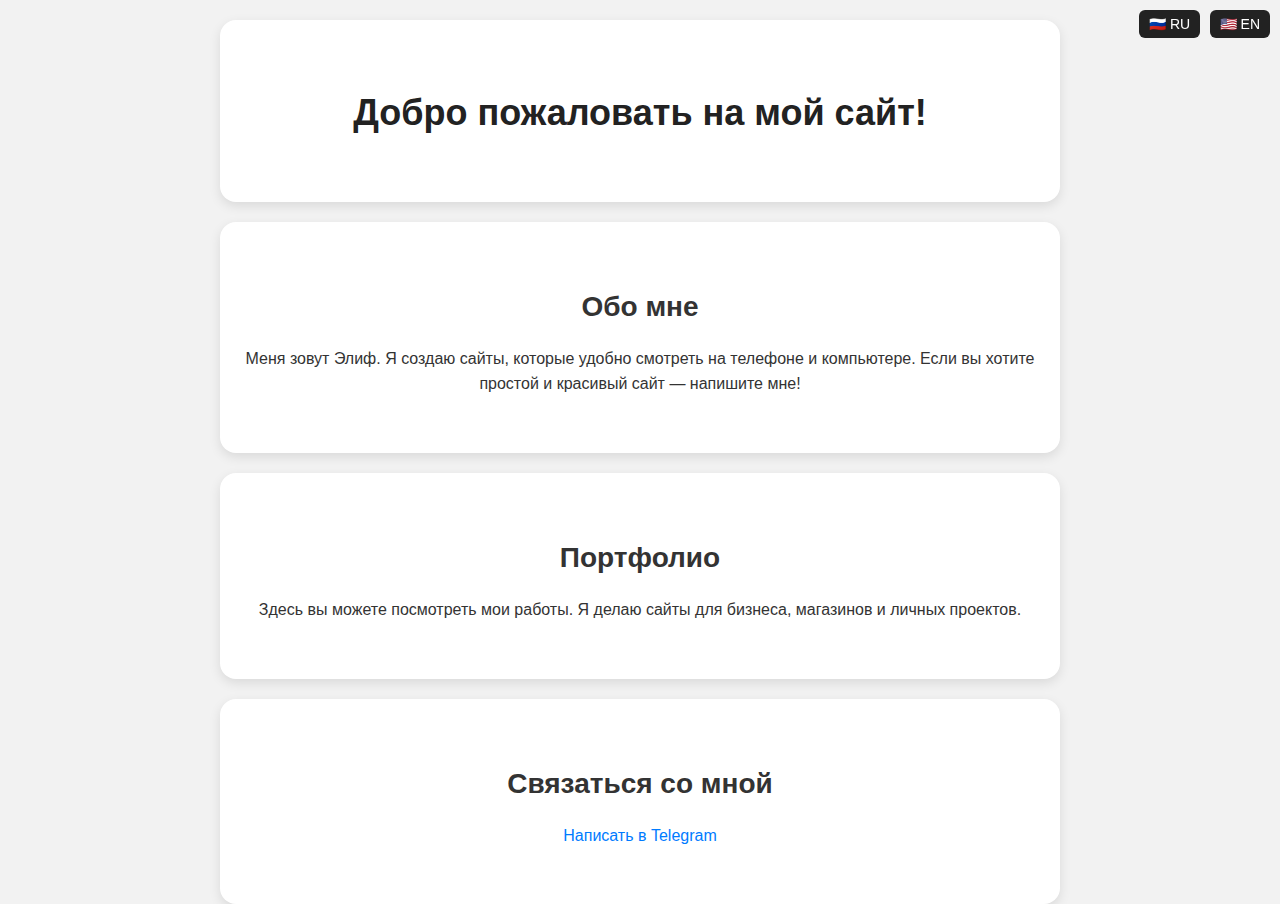
<file: index.html>
<!DOCTYPE html>
<html lang="ru">
<head>
  <meta charset="UTF-8" />
  <meta name="viewport" content="width=device-width, initial-scale=1.0" />
  <title data-i18n="title">Сайт Элиф</title>
  <link rel="stylesheet" href="style.css" />
  <style>
    body {
      font-family: Arial, sans-serif;
      margin: 0;
      padding: 0;
      background: #f2f2f2;
      color: #333;
      line-height: 1.6;
    }

    header, section {
      padding: 40px 20px;
      max-width: 800px;
      margin: auto;
      background: #fff;
      margin-top: 20px;
      border-radius: 16px;
      box-shadow: 0 4px 12px rgba(0,0,0,0.1);
    }

    h1 {
      font-size: 36px;
      margin-bottom: 20px;
      color: #222;
    }

    h2 {
      font-size: 28px;
      margin-bottom: 15px;
    }

    #language-switcher {
      position: fixed;
      top: 10px;
      right: 10px;
    }

    #language-switcher button {
      font-size: 14px;
      padding: 6px 10px;
      margin-left: 5px;
      border: none;
      border-radius: 6px;
      cursor: pointer;
      background: #222;
      color: #fff;
    }

    a {
      color: #007bff;
      text-decoration: none;
    }

    a:hover {
      text-decoration: underline;
    }
  </style>
</head>
<body>

  <!-- Переключатель языков -->
  <div id="language-switcher">
    <button onclick="setLanguage('ru')">🇷🇺 RU</button>
    <button onclick="setLanguage('en')">🇺🇸 EN</button>
  </div>

  <!-- Контент -->
  <header>
    <h1 data-i18n="welcome">Добро пожаловать на мой сайт!</h1>
  </header>

  <section>
    <h2 data-i18n="about_title">Обо мне</h2>
    <p data-i18n="about_text">
      Меня зовут Элиф. Я создаю сайты, которые удобно смотреть на телефоне и компьютере.  
      Если вы хотите простой и красивый сайт — напишите мне!
    </p>
  </section>

  <section>
    <h2 data-i18n="portfolio_title">Портфолио</h2>
    <p data-i18n="portfolio_text">
      Здесь вы можете посмотреть мои работы.  
      Я делаю сайты для бизнеса, магазинов и личных проектов.
    </p>
  </section>

  <section>
    <h2 data-i18n="contact_title">Связаться со мной</h2>
    <p>
      <a href="https://t.me/@innbx0010" target="_blank" data-i18n="telegram">Написать в Telegram</a>
    </p>
  </section>

  <!-- Подключение JS -->
  <script src="lang.js"></script>
</body>
</html>
</file>
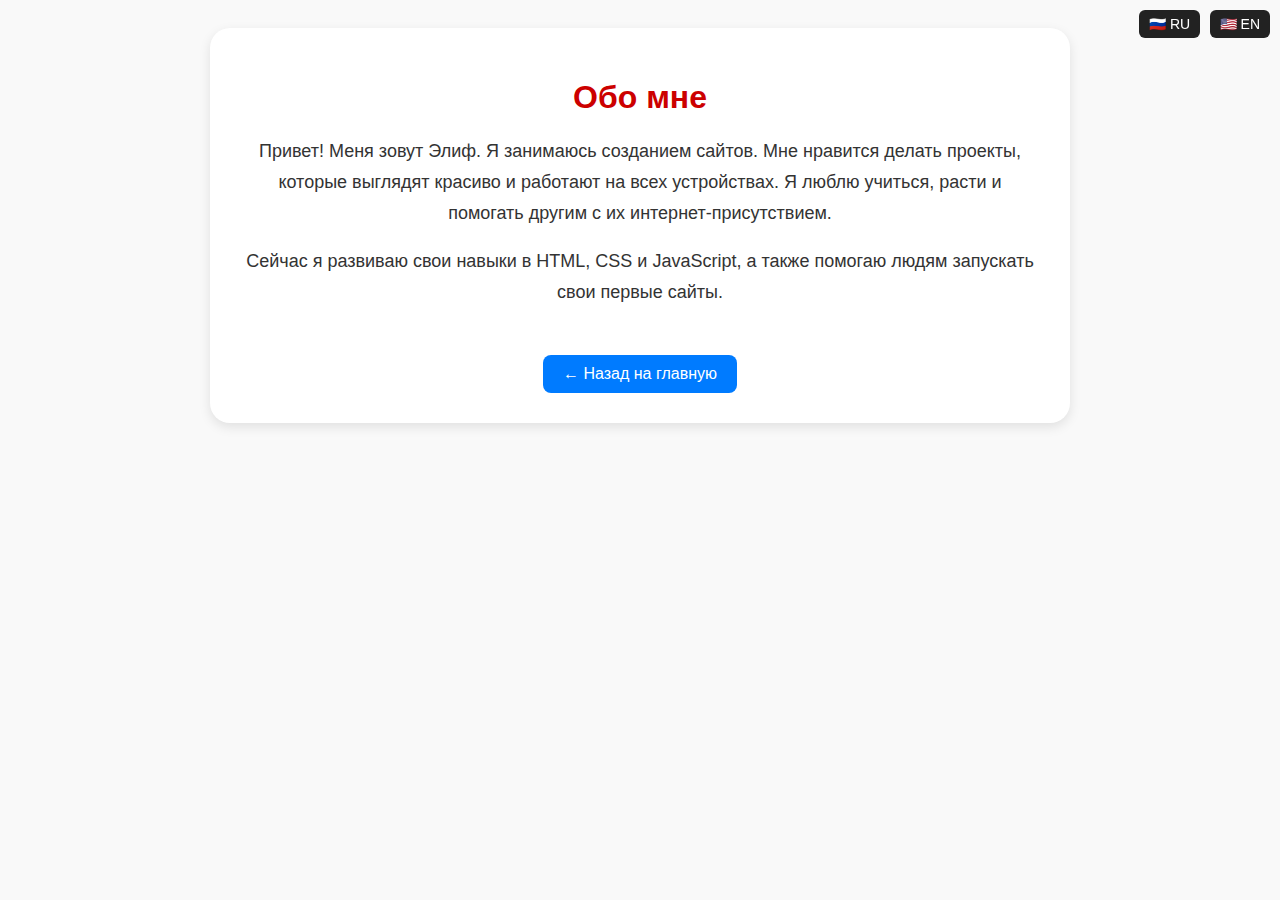
<file: about.html>
<!DOCTYPE html>
<html lang="ru">
<head>
  <meta charset="UTF-8" />
  <meta name="viewport" content="width=device-width, initial-scale=1.0" />
  <title data-i18n="title">Обо мне</title>
  <link rel="stylesheet" href="style.css" />
  <style>
    body {
      font-family: Arial, sans-serif;
      background: #f9f9f9;
      padding: 20px;
      color: #333;
    }

    .container {
      max-width: 800px;
      margin: auto;
      background: white;
      padding: 30px;
      border-radius: 20px;
      box-shadow: 0 4px 12px rgba(0,0,0,0.1);
    }

    h1 {
      font-size: 32px;
      margin-bottom: 20px;
    }

    p {
      font-size: 18px;
      line-height: 1.7;
    }

    .back-button {
      display: inline-block;
      margin-top: 30px;
      text-decoration: none;
      padding: 10px 20px;
      background: #007bff;
      color: white;
      border-radius: 8px;
    }

    #language-switcher {
      position: fixed;
      top: 10px;
      right: 10px;
    }

    #language-switcher button {
      font-size: 14px;
      padding: 6px 10px;
      margin-left: 5px;
      border: none;
      border-radius: 6px;
      cursor: pointer;
      background: #222;
      color: #fff;
    }
  </style>
</head>
<body>

  <!-- Переключатель языков -->
  <div id="language-switcher">
    <button onclick="setLanguage('ru')">🇷🇺 RU</button>
    <button onclick="setLanguage('en')">🇺🇸 EN</button>
  </div>

  <div class="container">
    <h1 data-i18n="about_title">Обо мне</h1>
    <p data-i18n="about_text">
      Привет! Меня зовут Элиф. Я занимаюсь созданием сайтов. Мне нравится делать проекты, которые выглядят красиво и работают на всех устройствах. Я люблю учиться, расти и помогать другим с их интернет-присутствием.
    </p>

    <p data-i18n="about_more">
      Сейчас я развиваю свои навыки в HTML, CSS и JavaScript, а также помогаю людям запускать свои первые сайты.
    </p>

    <a class="back-button" href="index.html" data-i18n="back">← Назад на главную</a>
  </div>

  <script src="lang.js"></script>
</body>
</html>
</file>
<file: style.css>
body {
  background-color: #efeeee;
  font-family: Arial, sans-serif;
  text-align: center;
  padding: 50px;
}

h1 {
  color: #cc0000;
}

button {
  background-color: #cc00b4;
  color: rgb(255, 255, 255);
  padding: 10px 20px;
  border: none;
  border-radius: 8px;
  font-size: 16px;
  cursor: pointer;
}

button:hover {
  background-color: #a35700;
}

img {
  border-radius: 20px;
  box-shadow: 0 4px 12px rgba(0, 0, 0, 0.2);
  margin-top: 20px;
}

@media (max-width: 600px) {
  header {
    font-size: 24px;
    padding: 20px 0;
  }

  .main-image {
    width: 90%;
  }

  .btn {
    font-size: 14px;
    padding: 10px 20px;
  }

  section {
    margin: 30px 10px !important;
    padding: 15px !important;
  }

  p, h2 {
    font-size: 16px !important;
  }
}
</file>
